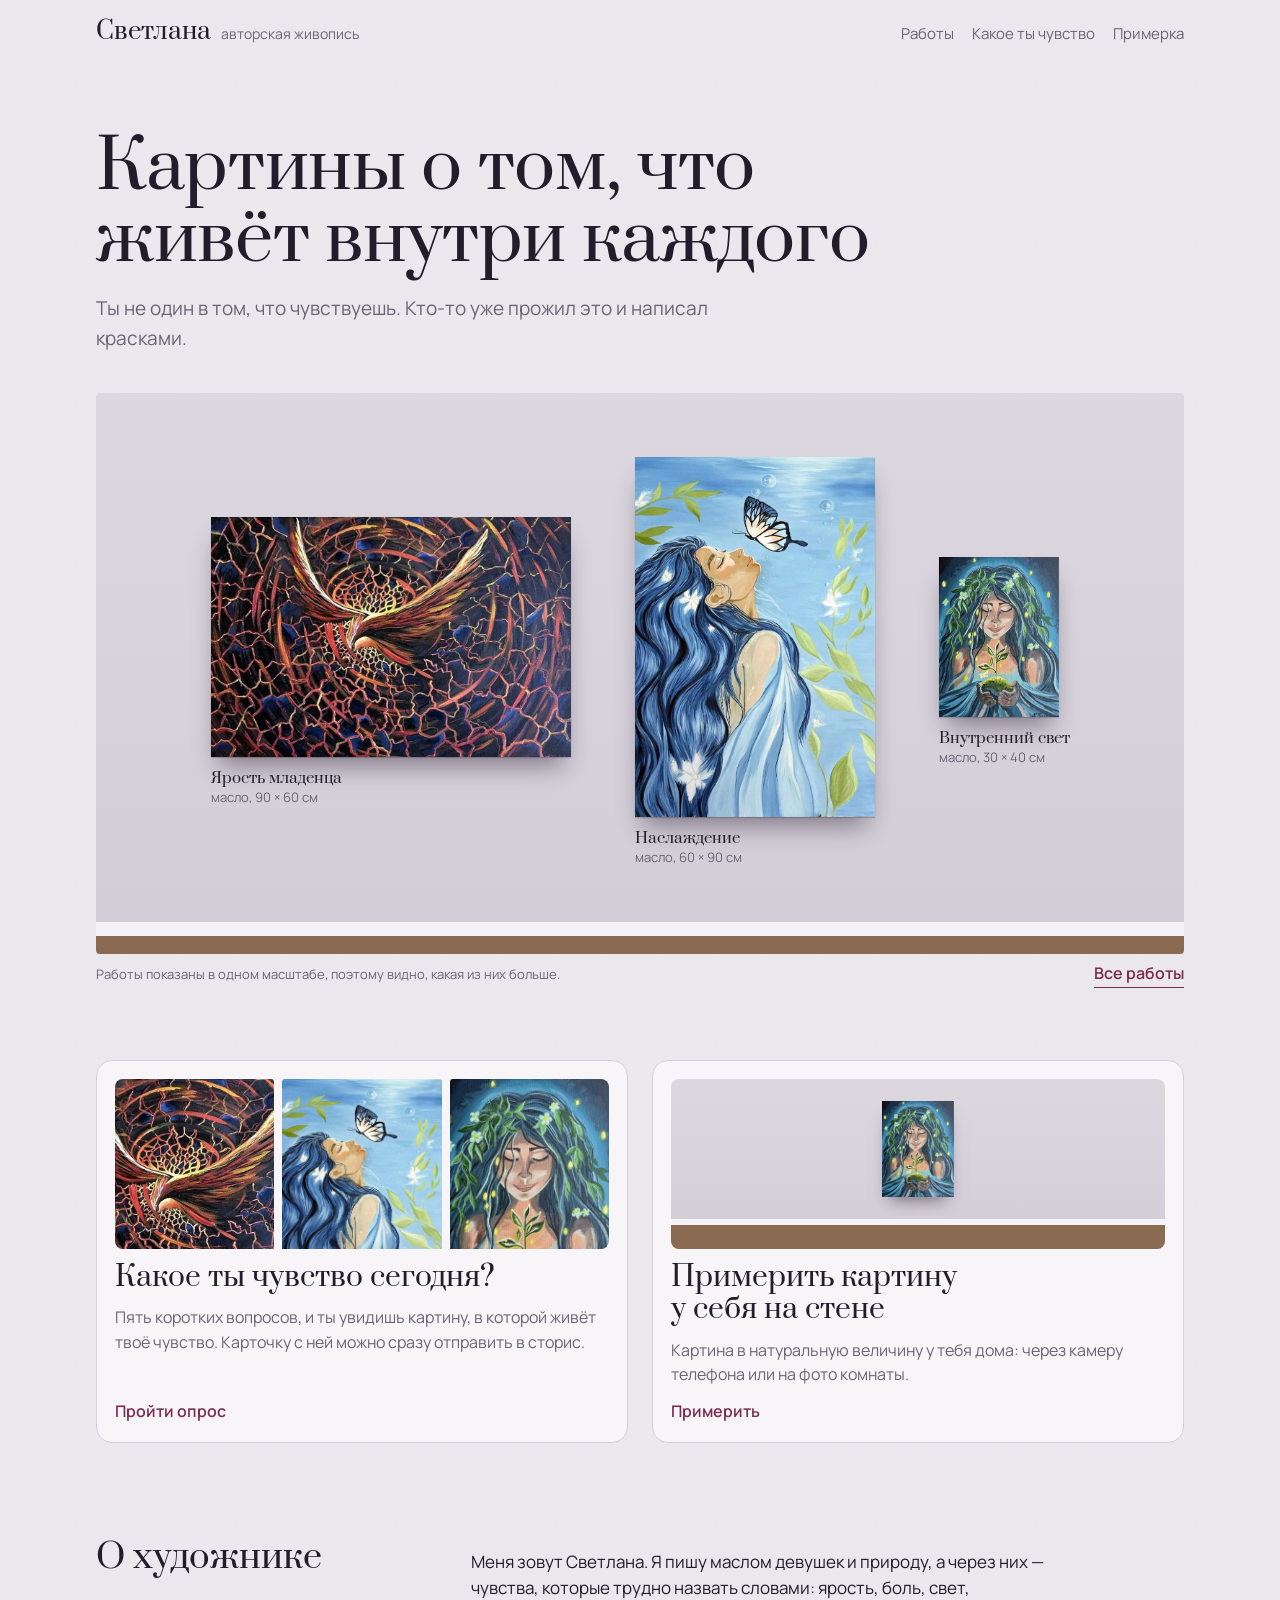
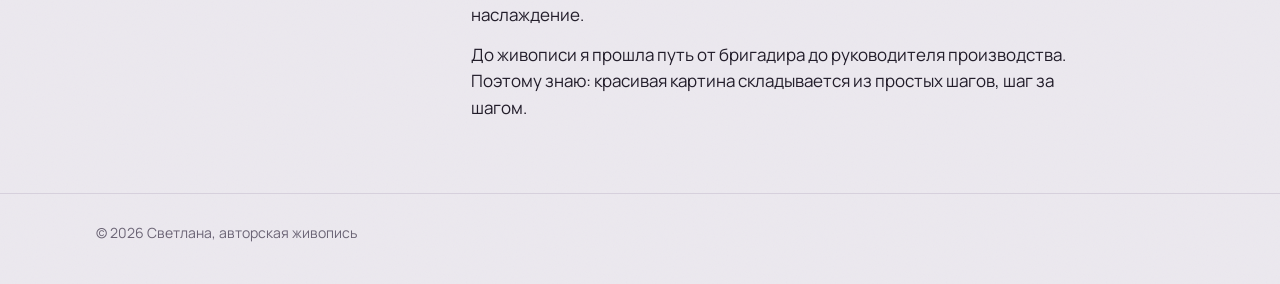
<file: index.html>
<!doctype html>
<html lang="ru">
<head>
<meta charset="utf-8">
<meta name="viewport" content="width=device-width, initial-scale=1, viewport-fit=cover">
<title>Светлана — авторская живопись</title>
<meta name="description" content="Картины маслом о том, что живёт внутри каждого. Опрос «Какое ты чувство сегодня?» и примерка картины у себя на стене.">
<link rel="canonical" href="https://svtrubl.github.io/primerka/">
<meta property="og:type" content="website">
<meta property="og:site_name" content="Светлана — авторская живопись">
<meta property="og:locale" content="ru_RU">
<meta property="og:title" content="Светлана — авторская живопись">
<meta property="og:description" content="Картины маслом о том, что живёт внутри каждого. Опрос «Какое ты чувство сегодня?» и примерка картины у себя на стене.">
<meta property="og:url" content="https://svtrubl.github.io/primerka/">
<meta property="og:image" content="https://svtrubl.github.io/primerka/img/og/home.jpg">
<meta property="og:image:width" content="1200">
<meta property="og:image:height" content="630">
<meta name="twitter:card" content="summary_large_image">
<meta name="theme-color" content="#ECE9EF" media="(prefers-color-scheme: light)">
<meta name="theme-color" content="#16131B" media="(prefers-color-scheme: dark)">
<link rel="icon" href="assets/icon.svg" type="image/svg+xml">
<link rel="preconnect" href="https://fonts.googleapis.com">
<link rel="preconnect" href="https://fonts.gstatic.com" crossorigin>
<link rel="stylesheet" href="https://fonts.googleapis.com/css2?family=Prata&family=Manrope:wght@400;500;600&display=swap">
<link rel="stylesheet" href="assets/style.css">
<link rel="stylesheet" href="assets/home.css">
<script>window.SITE = {"contact": "", "short": "ссылка в профиле художника"};</script>
</head>
<body>
<header class="site-head">
  <div class="wrap">
    <a class="logo" href="./"><b>Светлана</b><span>авторская живопись</span></a>
    <nav class="nav" aria-label="Разделы"><a href="works/">Работы</a><a href="mood/">Какое ты чувство</a><a href="fit/">Примерка</a></nav>
  </div>
</header>
<main>
<section class="wrap hero">
  <h1 class="hero-title">Картины о&nbsp;том, что живёт внутри каждого</h1>
  <p class="lead">Ты не один в том, что чувствуешь. Кто-то уже прожил это и написал красками.</p>
</section>

<section class="wrap" aria-label="Работы">
  <div class="wall"><div class="hang"><a class="piece" href="works/yarost-mladentsa/" style="--w:90;--h:60"><span class="canvas"><img src="img/works/yarost-mladentsa.jpg" alt="Ярость младенца" loading="lazy"></span><span class="tag"><b>Ярость младенца</b>масло, 90 × 60 см</span></a><a class="piece" href="works/naslazhdenie/" style="--w:60;--h:90"><span class="canvas"><img src="img/works/naslazhdenie.jpg" alt="Наслаждение" loading="lazy"></span><span class="tag"><b>Наслаждение</b>масло, 60 × 90 см</span></a><a class="piece" href="works/vnutrenniy-svet/" style="--w:30;--h:40"><span class="canvas"><img src="img/works/vnutrenniy-svet.jpg" alt="Внутренний свет" loading="lazy"></span><span class="tag"><b>Внутренний свет</b>масло, 30 × 40 см</span></a></div></div>
  <div class="under-wall">
    <p class="scale-note">Работы показаны в одном масштабе, поэтому видно, какая из них больше.</p>
    <a class="text-link" href="works/">Все работы</a>
  </div>
</section>

<section class="wrap doors" aria-label="Попробовать">
  <a class="door" href="mood/">
    <span class="door-art thumbs"><img src="img/works/yarost-mladentsa.jpg" alt="" loading="lazy"><img src="img/works/naslazhdenie.jpg" alt="" loading="lazy"><img src="img/works/vnutrenniy-svet.jpg" alt="" loading="lazy"></span>
    <h2>Какое ты чувство сегодня?</h2>
    <p>Пять коротких вопросов, и ты увидишь картину, в которой живёт твоё чувство. Карточку с ней можно сразу отправить в сторис.</p>
    <span class="door-go">Пройти опрос</span>
  </a>
  <a class="door" href="fit/">
    <span class="door-art mini-wall"><img src="img/works/vnutrenniy-svet.jpg" alt="" loading="lazy"></span>
    <h2>Примерить картину у себя на стене</h2>
    <p>Картина в натуральную величину у тебя дома: через камеру телефона или на фото комнаты.</p>
    <span class="door-go">Примерить</span>
  </a>
</section>

<section class="wrap about" aria-labelledby="about-h">
  <h2 id="about-h">О художнике</h2>
  <div class="about-text">
    <p>Меня зовут Светлана. Я пишу маслом девушек и природу, а через них — чувства, которые трудно назвать словами: ярость, боль, свет, наслаждение.</p>
    <p>До живописи я прошла путь от бригадира до руководителя производства. Поэтому знаю: красивая картина складывается из простых шагов, шаг за шагом.</p>
  </div>
</section>
</main>
<script>
/* старые ссылки вида …/primerka/#mood и #fit ведут на новые страницы */
(function(){ var m = {'#mood':'mood/','#fit':'fit/'}[location.hash]; if (m) location.replace(m); })();
</script>
<footer class="site-foot">
  <div class="wrap">
    <span>© 2026 Светлана, авторская живопись</span>
    
  </div>
</footer>
</body>
</html>
</file>
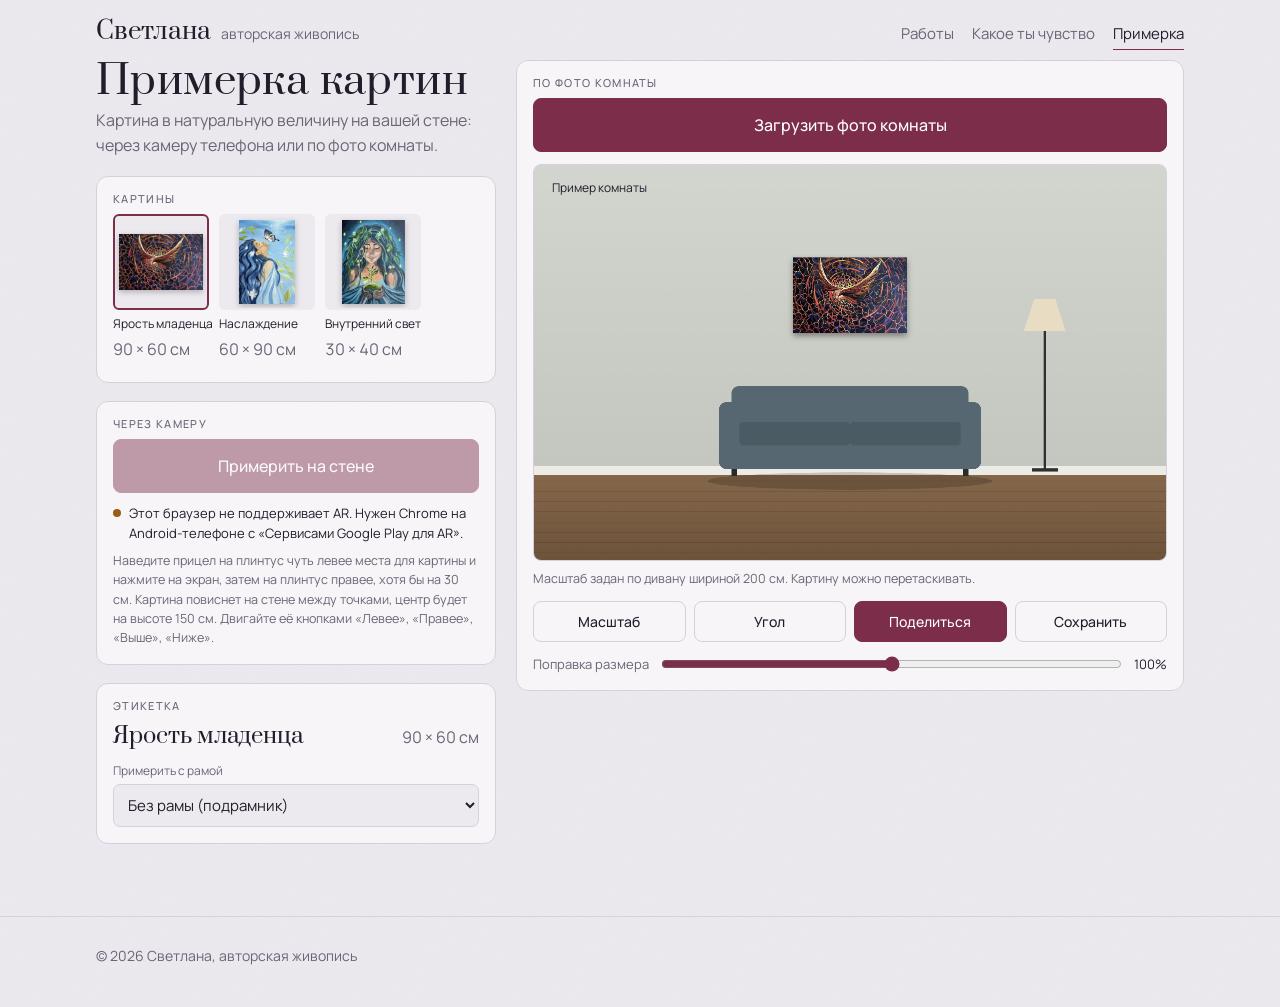
<file: fit/index.html>
<!doctype html>
<html lang="ru">
<head>
<meta charset="utf-8">
<meta name="viewport" content="width=device-width, initial-scale=1, viewport-fit=cover">
<title>Примерить картину у себя на стене</title>
<meta name="description" content="Картина в натуральную величину у тебя дома: через камеру телефона или на фото комнаты.">
<link rel="canonical" href="https://svtrubl.github.io/primerka/fit/">
<meta property="og:type" content="website">
<meta property="og:site_name" content="Светлана — авторская живопись">
<meta property="og:locale" content="ru_RU">
<meta property="og:title" content="Примерить картину у себя на стене">
<meta property="og:description" content="Картина в натуральную величину у тебя дома: через камеру телефона или на фото комнаты.">
<meta property="og:url" content="https://svtrubl.github.io/primerka/fit/">
<meta property="og:image" content="https://svtrubl.github.io/primerka/img/og/fit.jpg">
<meta property="og:image:width" content="1200">
<meta property="og:image:height" content="630">
<meta name="twitter:card" content="summary_large_image">
<meta name="theme-color" content="#ECE9EF" media="(prefers-color-scheme: light)">
<meta name="theme-color" content="#16131B" media="(prefers-color-scheme: dark)">
<link rel="icon" href="../assets/icon.svg" type="image/svg+xml">
<link rel="preconnect" href="https://fonts.googleapis.com">
<link rel="preconnect" href="https://fonts.gstatic.com" crossorigin>
<link rel="stylesheet" href="https://fonts.googleapis.com/css2?family=Prata&family=Manrope:wght@400;500;600&display=swap">
<link rel="stylesheet" href="../assets/style.css">
<link rel="stylesheet" href="../assets/fit.css">
<script>window.SITE = {"contact": "", "short": "ссылка в профиле художника"};</script>
<script src="../assets/fit.js" defer></script>
</head>
<body>
<header class="site-head">
  <div class="wrap">
    <a class="logo" href="../"><b>Светлана</b><span>авторская живопись</span></a>
    <nav class="nav" aria-label="Разделы"><a href="../works/">Работы</a><a href="../mood/">Какое ты чувство</a><a href="../fit/" aria-current="page">Примерка</a></nav>
  </div>
</header>
<main class="wrap fit-page">
<div class="chrome-bar" id="chromeBar" hidden>
  <p>Примерка через камеру работает только в Chrome.</p>
  <div class="row">
    <a class="btn primary" id="chromeLink" href="#">Открыть в Chrome</a>
    <button class="btn" type="button" id="copyLink">Скопировать адрес</button>
  </div>
  <p class="note" id="siteAddr"></p>
</div>
<div class="app">
  <div class="col">
    <div class="fit-intro">
      <h1>Примерка картин</h1>
      <p>Картина в натуральную величину на вашей стене: через камеру телефона или по фото комнаты.</p>
    </div>

    <section class="panel" aria-labelledby="h-works">
      <h2 class="eyebrow" id="h-works">Картины</h2>
      <div class="strip" id="strip"></div>
    </section>

    <section class="panel" aria-labelledby="h-ar">
      <h2 class="eyebrow" id="h-ar">Через камеру</h2>
      <button class="btn primary big" id="arStart" disabled>Примерить на стене</button>
      <p class="status" id="arStatus" data-state="">Проверяю, поддерживает ли телефон примерку через камеру…</p>
      <p class="note">Наведите прицел на плинтус чуть левее места для картины и нажмите на экран, затем на плинтус правее, хотя бы на 30 см. Картина повиснет на стене между точками, центр будет на высоте 150 см. Двигайте её кнопками «Левее», «Правее», «Выше», «Ниже».</p>
    </section>

    <section class="panel label" aria-labelledby="h-label">
      <h2 class="eyebrow" id="h-label" style="margin:0">Этикетка</h2>
      <div class="title-row">
        <p class="lbl-name" id="lblName"></p>
        <span class="outer" id="outerSize"></span>
      </div>
      <label class="f">Примерить с рамой<select id="pFrame"></select></label>
    </section>
  </div>

  <div class="col col-r">
    <section class="panel" aria-labelledby="h-photo">
      <h2 class="eyebrow" id="h-photo">По фото комнаты</h2>
      <label class="btn primary big upload" for="roomFile">Загрузить фото комнаты</label>
      <input type="file" id="roomFile" accept="image/*">
      <div class="stage" id="stage">
        <canvas id="photoCanvas" width="1600" height="1000" aria-label="Фото комнаты с картиной. Перетащите картину пальцем или мышью."></canvas>
        <span class="badge" id="roomBadge">Пример комнаты</span>
        <div class="ruler" id="ruler" hidden>
          <div class="ruler-line" id="rulerLine" aria-hidden="true"></div>
          <button type="button" class="ruler-end" id="rulerTop" aria-label="Верхний конец линейки"></button>
          <button type="button" class="ruler-end" id="rulerBottom" aria-label="Нижний конец линейки"></button>
          <form class="ruler-box" id="rulerForm">
            <input type="number" id="rulerCm" min="1" step="1" inputmode="numeric" placeholder="270" aria-label="Высота в сантиметрах">
            <span>см</span>
            <button type="submit">OK</button>
          </form>
        </div>
      </div>
      <p class="note" id="scaleNote"></p>
      <div class="angle-box" id="angleBox" hidden>
        <div class="seg sides" role="group" aria-label="Какую сторону менять">
          <button type="button" class="seg-b" data-side="l" aria-pressed="true">Слева</button>
          <button type="button" class="seg-b" data-side="r" aria-pressed="false">Справа</button>
          <button type="button" class="seg-b" data-side="t" aria-pressed="false">Сверху</button>
          <button type="button" class="seg-b" data-side="b" aria-pressed="false">Снизу</button>
        </div>
        <div class="angle-row">
          <button type="button" class="btn step" id="angleMinus" aria-label="Уменьшить сторону">−</button>
          <button type="button" class="btn step" id="anglePlus" aria-label="Увеличить сторону">+</button>
          <button type="button" class="btn ghost" id="angleReset">Ровно</button>
          <button type="button" class="btn primary" id="angleDone">Готово</button>
        </div>
      </div>
      <div class="toolbar">
        <button class="btn" id="calibBtn">Масштаб</button>
        <button class="btn" id="warpBtn">Угол</button>
        <button class="btn primary" id="shareBtn">Поделиться</button>
        <button class="btn" id="saveBtn">Сохранить</button>
      </div>
      <div class="slider"><span>Поправка размера</span><input type="range" id="fine" min="50" max="150" value="100"><output id="fineOut">100%</output></div>
    </section>
  </div>
</div>

<div id="xrOverlay" hidden>
  <div id="xrAim" aria-hidden="true"></div>
  <div id="xrFlash" role="status" hidden></div>
  <div class="xr-top">
    <div class="xr-hint" id="xrHint">Ищу пол…</div>
    <button class="xr-btn" id="xrExit">Выйти</button>
  </div>
  <div class="xr-panel" id="xrPanel">
    <div class="xr-info" id="xrInfo"></div>
    <div class="xr-steps">
      <span class="xr-step" id="xrStep1" data-s="current"><i>1</i> Точка на плинтусе</span>
      <span class="xr-step" id="xrStep2" data-s="todo"><i>2</i> Вторая точка</span>
    </div>
    <div class="xr-strip" id="xrStrip"></div>
    <div class="xr-actions">
      <button class="xr-btn" id="xrLeft">← Левее</button>
      <button class="xr-btn" id="xrRight">Правее →</button>
      <button class="xr-btn" id="xrUp">↑ Выше</button>
      <button class="xr-btn" id="xrDown">↓ Ниже</button>
    </div>
    <div class="xr-row2">
      <button class="xr-btn" id="xrReset">Поставить точки заново</button>
      <button class="xr-btn xr-share" id="xrShare" disabled>Поделиться</button>
    </div>
  </div>
</div>

<dialog id="shareDlg" aria-labelledby="shareTitle">
  <form method="dialog" class="share-box">
    <h2 id="shareTitle">Картина у тебя на стене</h2>
    <img id="shareImg" alt="Снимок комнаты с картиной">
    <p class="note" id="shareNote"></p>
    <div class="row">
      <button class="btn primary" type="button" id="shareGo">Поделиться</button>
      <button class="btn" type="button" id="shareSave">Сохранить картинку</button>
      <button class="btn" type="button" id="shareCopy">Скопировать ссылку</button>
    </div>
    <button class="btn ghost share-close" value="close">Закрыть</button>
  </form>
</dialog>

</main>
<footer class="site-foot">
  <div class="wrap">
    <span>© 2026 Светлана, авторская живопись</span>
    
  </div>
</footer>
</body>
</html>
</file>
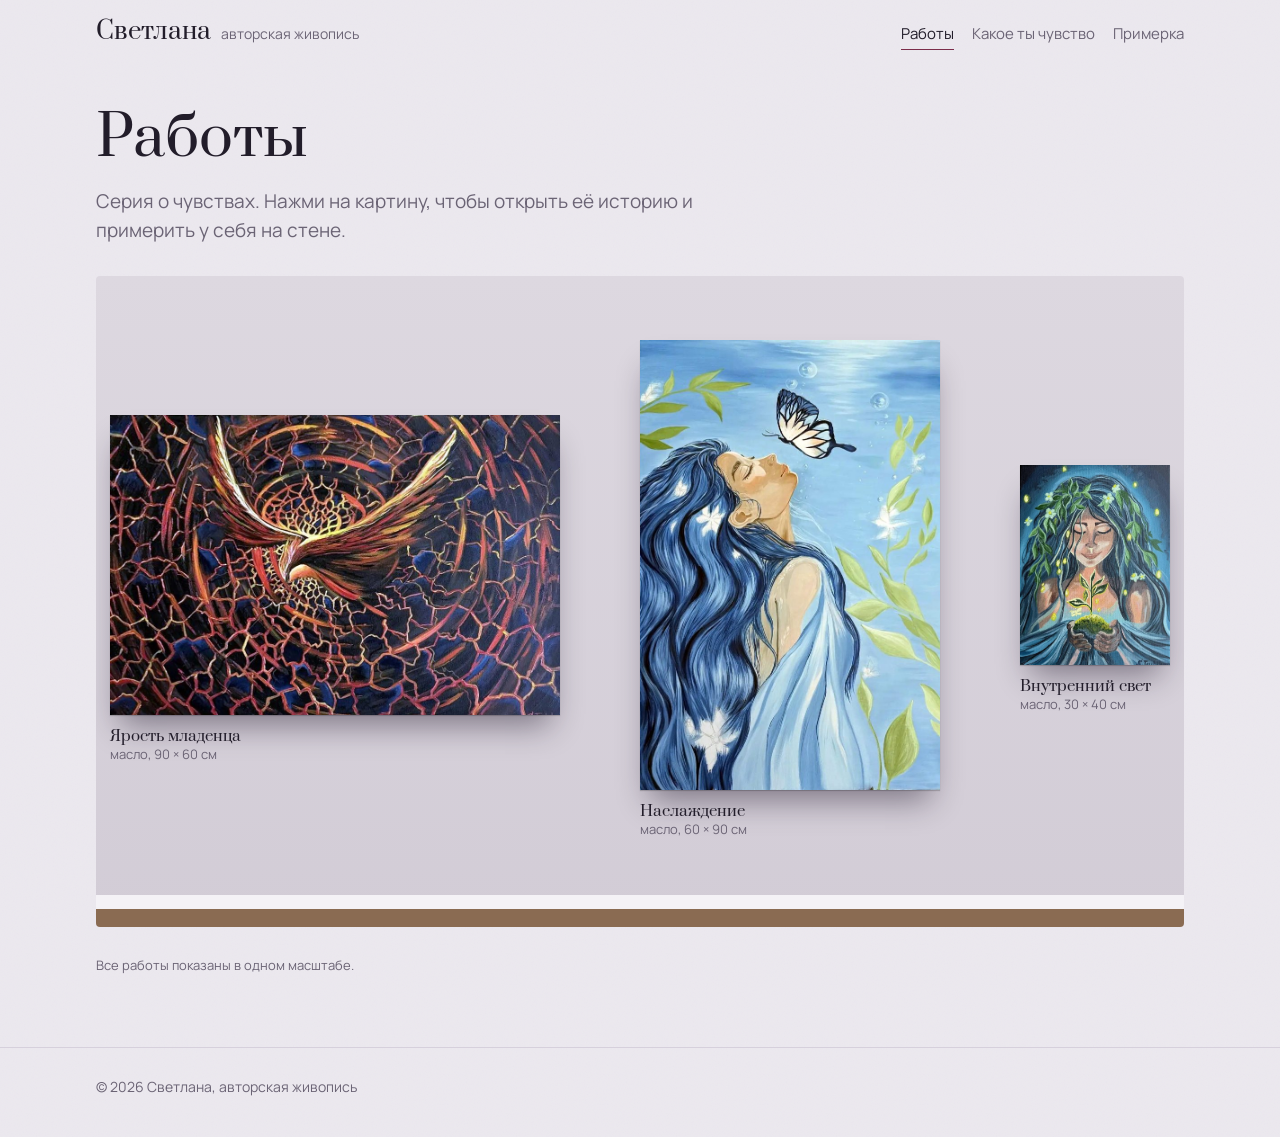
<file: works/index.html>
<!doctype html>
<html lang="ru">
<head>
<meta charset="utf-8">
<meta name="viewport" content="width=device-width, initial-scale=1, viewport-fit=cover">
<title>Работы — Светлана, авторская живопись</title>
<meta name="description" content="Серия картин маслом о чувствах: «Ярость младенца», «Наслаждение», «Внутренний свет».">
<link rel="canonical" href="https://svtrubl.github.io/primerka/works/">
<meta property="og:type" content="website">
<meta property="og:site_name" content="Светлана — авторская живопись">
<meta property="og:locale" content="ru_RU">
<meta property="og:title" content="Работы — Светлана, авторская живопись">
<meta property="og:description" content="Серия картин маслом о чувствах: «Ярость младенца», «Наслаждение», «Внутренний свет».">
<meta property="og:url" content="https://svtrubl.github.io/primerka/works/">
<meta property="og:image" content="https://svtrubl.github.io/primerka/img/og/works.jpg">
<meta property="og:image:width" content="1200">
<meta property="og:image:height" content="630">
<meta name="twitter:card" content="summary_large_image">
<meta name="theme-color" content="#ECE9EF" media="(prefers-color-scheme: light)">
<meta name="theme-color" content="#16131B" media="(prefers-color-scheme: dark)">
<link rel="icon" href="../assets/icon.svg" type="image/svg+xml">
<link rel="preconnect" href="https://fonts.googleapis.com">
<link rel="preconnect" href="https://fonts.gstatic.com" crossorigin>
<link rel="stylesheet" href="https://fonts.googleapis.com/css2?family=Prata&family=Manrope:wght@400;500;600&display=swap">
<link rel="stylesheet" href="../assets/style.css">
<link rel="stylesheet" href="../assets/home.css">
<script>window.SITE = {"contact": "", "short": "ссылка в профиле художника"};</script>
</head>
<body>
<header class="site-head">
  <div class="wrap">
    <a class="logo" href="../"><b>Светлана</b><span>авторская живопись</span></a>
    <nav class="nav" aria-label="Разделы"><a href="../works/" aria-current="page">Работы</a><a href="../mood/">Какое ты чувство</a><a href="../fit/">Примерка</a></nav>
  </div>
</header>
<main class="wrap works-page">
  <h1 class="page-title">Работы</h1>
  <p class="lead">Серия о чувствах. Нажми на картину, чтобы открыть её историю и примерить у себя на стене.</p>
  <div class="wall wall-big"><div class="hang"><a class="piece" href="../works/yarost-mladentsa/" style="--w:90;--h:60"><span class="canvas"><img src="../img/works/yarost-mladentsa.jpg" alt="Ярость младенца" loading="lazy"></span><span class="tag"><b>Ярость младенца</b>масло, 90 × 60 см</span></a><a class="piece" href="../works/naslazhdenie/" style="--w:60;--h:90"><span class="canvas"><img src="../img/works/naslazhdenie.jpg" alt="Наслаждение" loading="lazy"></span><span class="tag"><b>Наслаждение</b>масло, 60 × 90 см</span></a><a class="piece" href="../works/vnutrenniy-svet/" style="--w:30;--h:40"><span class="canvas"><img src="../img/works/vnutrenniy-svet.jpg" alt="Внутренний свет" loading="lazy"></span><span class="tag"><b>Внутренний свет</b>масло, 30 × 40 см</span></a></div></div>
  <p class="scale-note">Все работы показаны в одном масштабе.</p>
</main>
<footer class="site-foot">
  <div class="wrap">
    <span>© 2026 Светлана, авторская живопись</span>
    
  </div>
</footer>
</body>
</html>
</file>
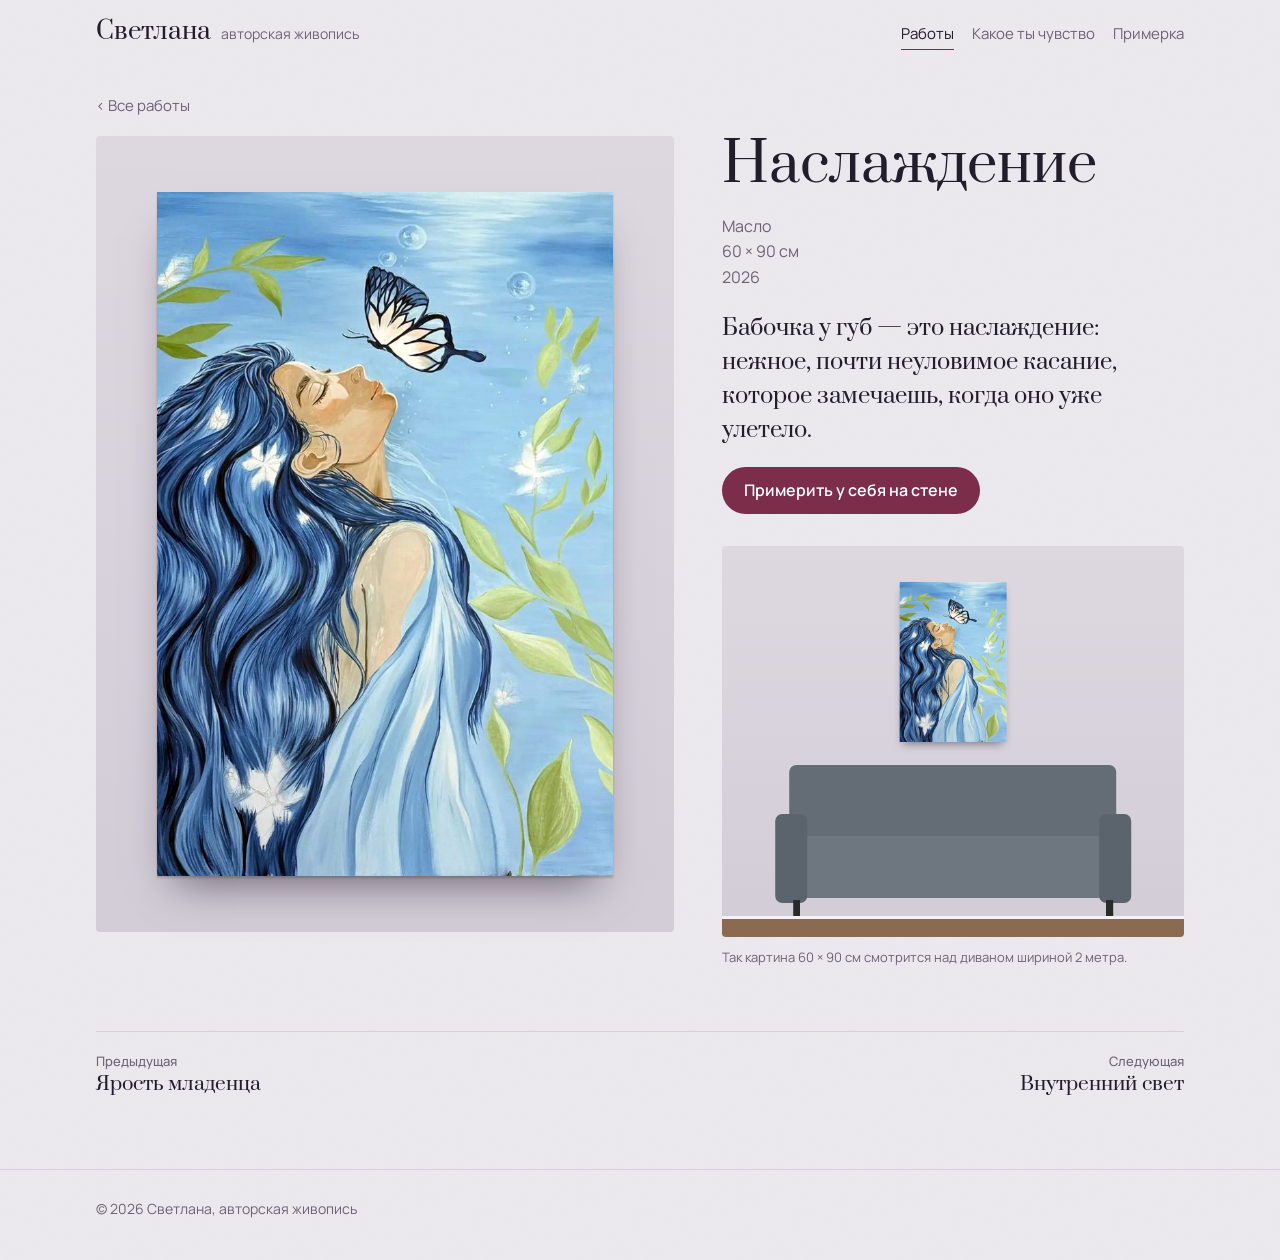
<file: works/naslazhdenie/index.html>
<!doctype html>
<html lang="ru">
<head>
<meta charset="utf-8">
<meta name="viewport" content="width=device-width, initial-scale=1, viewport-fit=cover">
<title>«Наслаждение» — Светлана, авторская живопись</title>
<meta name="description" content="Масло, 60 × 90 см. Бабочка у губ — это наслаждение: нежное, почти неуловимое касание, которое замечаешь, когда оно уже улетело.">
<link rel="canonical" href="https://svtrubl.github.io/primerka/works/naslazhdenie/">
<meta property="og:type" content="website">
<meta property="og:site_name" content="Светлана — авторская живопись">
<meta property="og:locale" content="ru_RU">
<meta property="og:title" content="«Наслаждение» — Светлана, авторская живопись">
<meta property="og:description" content="Масло, 60 × 90 см. Бабочка у губ — это наслаждение: нежное, почти неуловимое касание, которое замечаешь, когда оно уже улетело.">
<meta property="og:url" content="https://svtrubl.github.io/primerka/works/naslazhdenie/">
<meta property="og:image" content="https://svtrubl.github.io/primerka/img/og/naslazhdenie.jpg">
<meta property="og:image:width" content="1200">
<meta property="og:image:height" content="630">
<meta name="twitter:card" content="summary_large_image">
<meta name="theme-color" content="#ECE9EF" media="(prefers-color-scheme: light)">
<meta name="theme-color" content="#16131B" media="(prefers-color-scheme: dark)">
<link rel="icon" href="../../assets/icon.svg" type="image/svg+xml">
<link rel="preconnect" href="https://fonts.googleapis.com">
<link rel="preconnect" href="https://fonts.gstatic.com" crossorigin>
<link rel="stylesheet" href="https://fonts.googleapis.com/css2?family=Prata&family=Manrope:wght@400;500;600&display=swap">
<link rel="stylesheet" href="../../assets/style.css">
<link rel="stylesheet" href="../../assets/home.css">
<script>window.SITE = {"contact": "", "short": "ссылка в профиле художника"};</script>
</head>
<body>
<header class="site-head">
  <div class="wrap">
    <a class="logo" href="../../"><b>Светлана</b><span>авторская живопись</span></a>
    <nav class="nav" aria-label="Разделы"><a href="../../works/" aria-current="page">Работы</a><a href="../../mood/">Какое ты чувство</a><a href="../../fit/">Примерка</a></nav>
  </div>
</header>
<main class="wrap work">
  <a class="crumb" href="../">Все работы</a>
  <div class="work-grid">
    <figure class="work-photo"><img src="../../img/works/naslazhdenie.jpg" alt="Наслаждение, масло, 60 × 90 см"></figure>
    <div class="work-info">
      <h1>Наслаждение</h1>
      <p class="specs">Масло<br>60 × 90 см<br>2026</p>
      <p class="story">Бабочка у губ — это наслаждение: нежное, почти неуловимое касание, которое замечаешь, когда оно уже улетело.</p>
      <div class="actions">
        <a class="button" href="../../fit/?work=naslazhdenie">Примерить у себя на стене</a>
        
      </div>
      <figure class="scene" aria-label="Картина над диваном шириной 2 метра, в одном масштабе">
      <div class="scene-room" style="--w:60;--h:90">
        <span class="scene-art"><img src="../../img/works/naslazhdenie.jpg" alt=""></span>
        <span class="sofa"><i class="sofa-back"></i><i class="sofa-seat"></i><i class="sofa-arm l"></i><i class="sofa-arm r"></i></span>
        <span class="floor"></span>
      </div>
      <figcaption>Так картина 60 × 90 см смотрится над диваном шириной 2 метра.</figcaption>
    </figure>
    </div>
  </div>
  <nav class="pager" aria-label="Другие работы"><a class="pager-prev" href="../yarost-mladentsa/"><span>Предыдущая</span>Ярость младенца</a><a class="pager-next" href="../vnutrenniy-svet/"><span>Следующая</span>Внутренний свет</a></nav>
</main>
<footer class="site-foot">
  <div class="wrap">
    <span>© 2026 Светлана, авторская живопись</span>
    
  </div>
</footer>
</body>
</html>
</file>
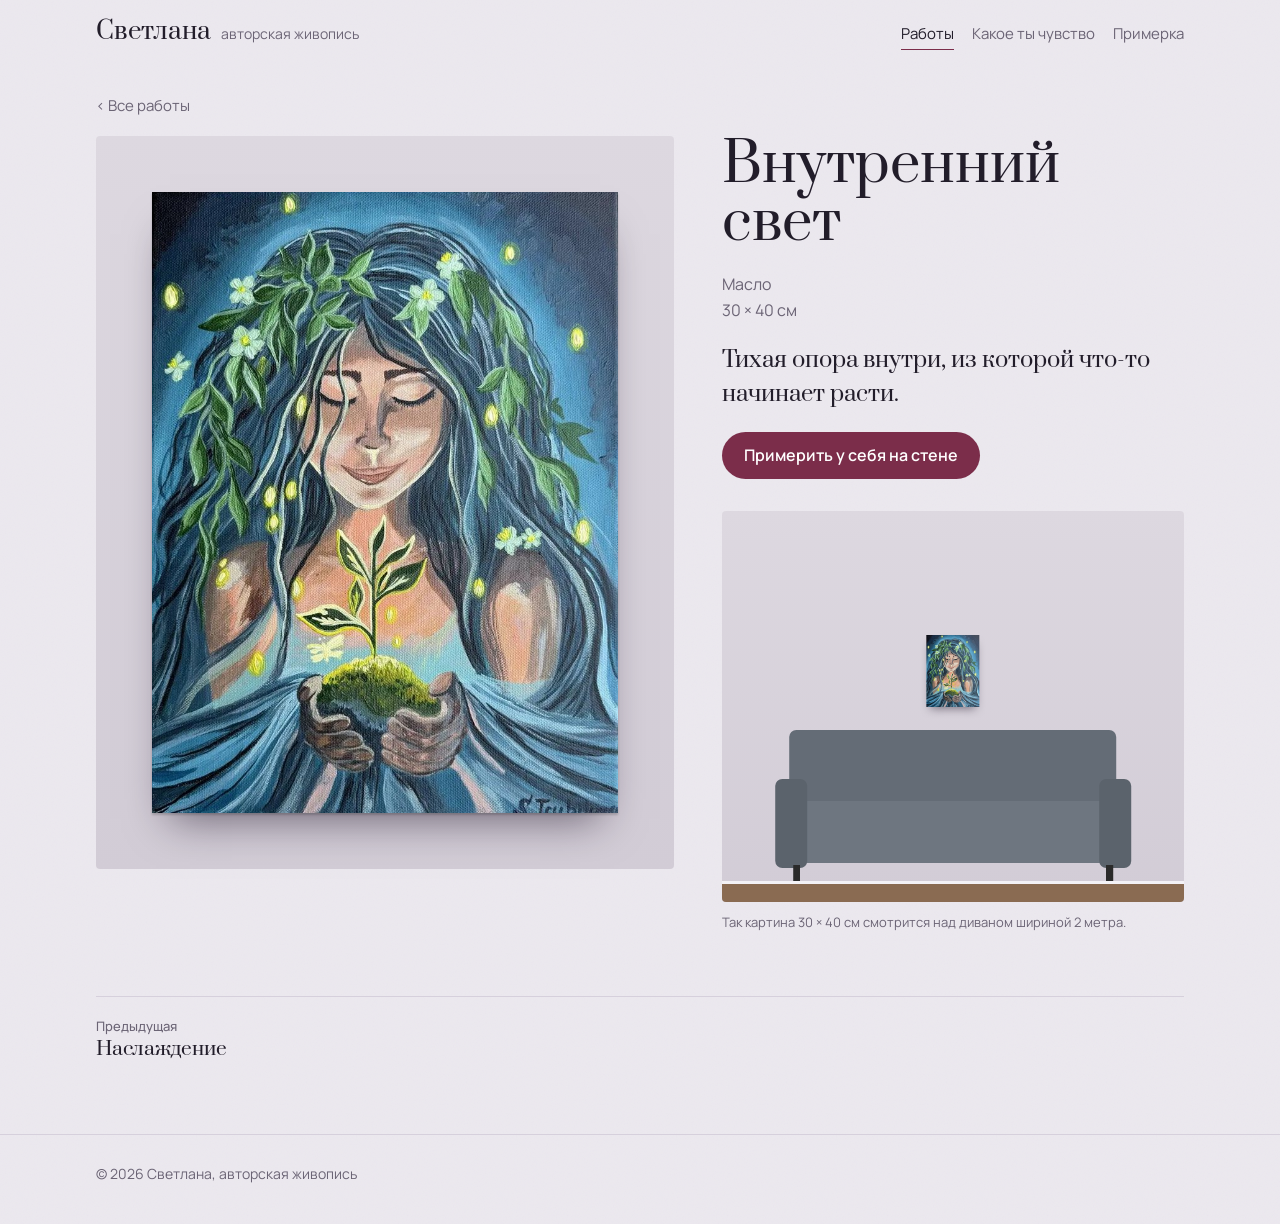
<file: works/vnutrenniy-svet/index.html>
<!doctype html>
<html lang="ru">
<head>
<meta charset="utf-8">
<meta name="viewport" content="width=device-width, initial-scale=1, viewport-fit=cover">
<title>«Внутренний свет» — Светлана, авторская живопись</title>
<meta name="description" content="Масло, 30 × 40 см. Тихая опора внутри, из которой что-то начинает расти.">
<link rel="canonical" href="https://svtrubl.github.io/primerka/works/vnutrenniy-svet/">
<meta property="og:type" content="website">
<meta property="og:site_name" content="Светлана — авторская живопись">
<meta property="og:locale" content="ru_RU">
<meta property="og:title" content="«Внутренний свет» — Светлана, авторская живопись">
<meta property="og:description" content="Масло, 30 × 40 см. Тихая опора внутри, из которой что-то начинает расти.">
<meta property="og:url" content="https://svtrubl.github.io/primerka/works/vnutrenniy-svet/">
<meta property="og:image" content="https://svtrubl.github.io/primerka/img/og/vnutrenniy-svet.jpg">
<meta property="og:image:width" content="1200">
<meta property="og:image:height" content="630">
<meta name="twitter:card" content="summary_large_image">
<meta name="theme-color" content="#ECE9EF" media="(prefers-color-scheme: light)">
<meta name="theme-color" content="#16131B" media="(prefers-color-scheme: dark)">
<link rel="icon" href="../../assets/icon.svg" type="image/svg+xml">
<link rel="preconnect" href="https://fonts.googleapis.com">
<link rel="preconnect" href="https://fonts.gstatic.com" crossorigin>
<link rel="stylesheet" href="https://fonts.googleapis.com/css2?family=Prata&family=Manrope:wght@400;500;600&display=swap">
<link rel="stylesheet" href="../../assets/style.css">
<link rel="stylesheet" href="../../assets/home.css">
<script>window.SITE = {"contact": "", "short": "ссылка в профиле художника"};</script>
</head>
<body>
<header class="site-head">
  <div class="wrap">
    <a class="logo" href="../../"><b>Светлана</b><span>авторская живопись</span></a>
    <nav class="nav" aria-label="Разделы"><a href="../../works/" aria-current="page">Работы</a><a href="../../mood/">Какое ты чувство</a><a href="../../fit/">Примерка</a></nav>
  </div>
</header>
<main class="wrap work">
  <a class="crumb" href="../">Все работы</a>
  <div class="work-grid">
    <figure class="work-photo"><img src="../../img/works/vnutrenniy-svet.jpg" alt="Внутренний свет, масло, 30 × 40 см"></figure>
    <div class="work-info">
      <h1>Внутренний свет</h1>
      <p class="specs">Масло<br>30 × 40 см</p>
      <p class="story">Тихая опора внутри, из которой что-то начинает расти.</p>
      <div class="actions">
        <a class="button" href="../../fit/?work=vnutrenniy-svet">Примерить у себя на стене</a>
        
      </div>
      <figure class="scene" aria-label="Картина над диваном шириной 2 метра, в одном масштабе">
      <div class="scene-room" style="--w:30;--h:40">
        <span class="scene-art"><img src="../../img/works/vnutrenniy-svet.jpg" alt=""></span>
        <span class="sofa"><i class="sofa-back"></i><i class="sofa-seat"></i><i class="sofa-arm l"></i><i class="sofa-arm r"></i></span>
        <span class="floor"></span>
      </div>
      <figcaption>Так картина 30 × 40 см смотрится над диваном шириной 2 метра.</figcaption>
    </figure>
    </div>
  </div>
  <nav class="pager" aria-label="Другие работы"><a class="pager-prev" href="../naslazhdenie/"><span>Предыдущая</span>Наслаждение</a></nav>
</main>
<footer class="site-foot">
  <div class="wrap">
    <span>© 2026 Светлана, авторская живопись</span>
    
  </div>
</footer>
</body>
</html>
</file>
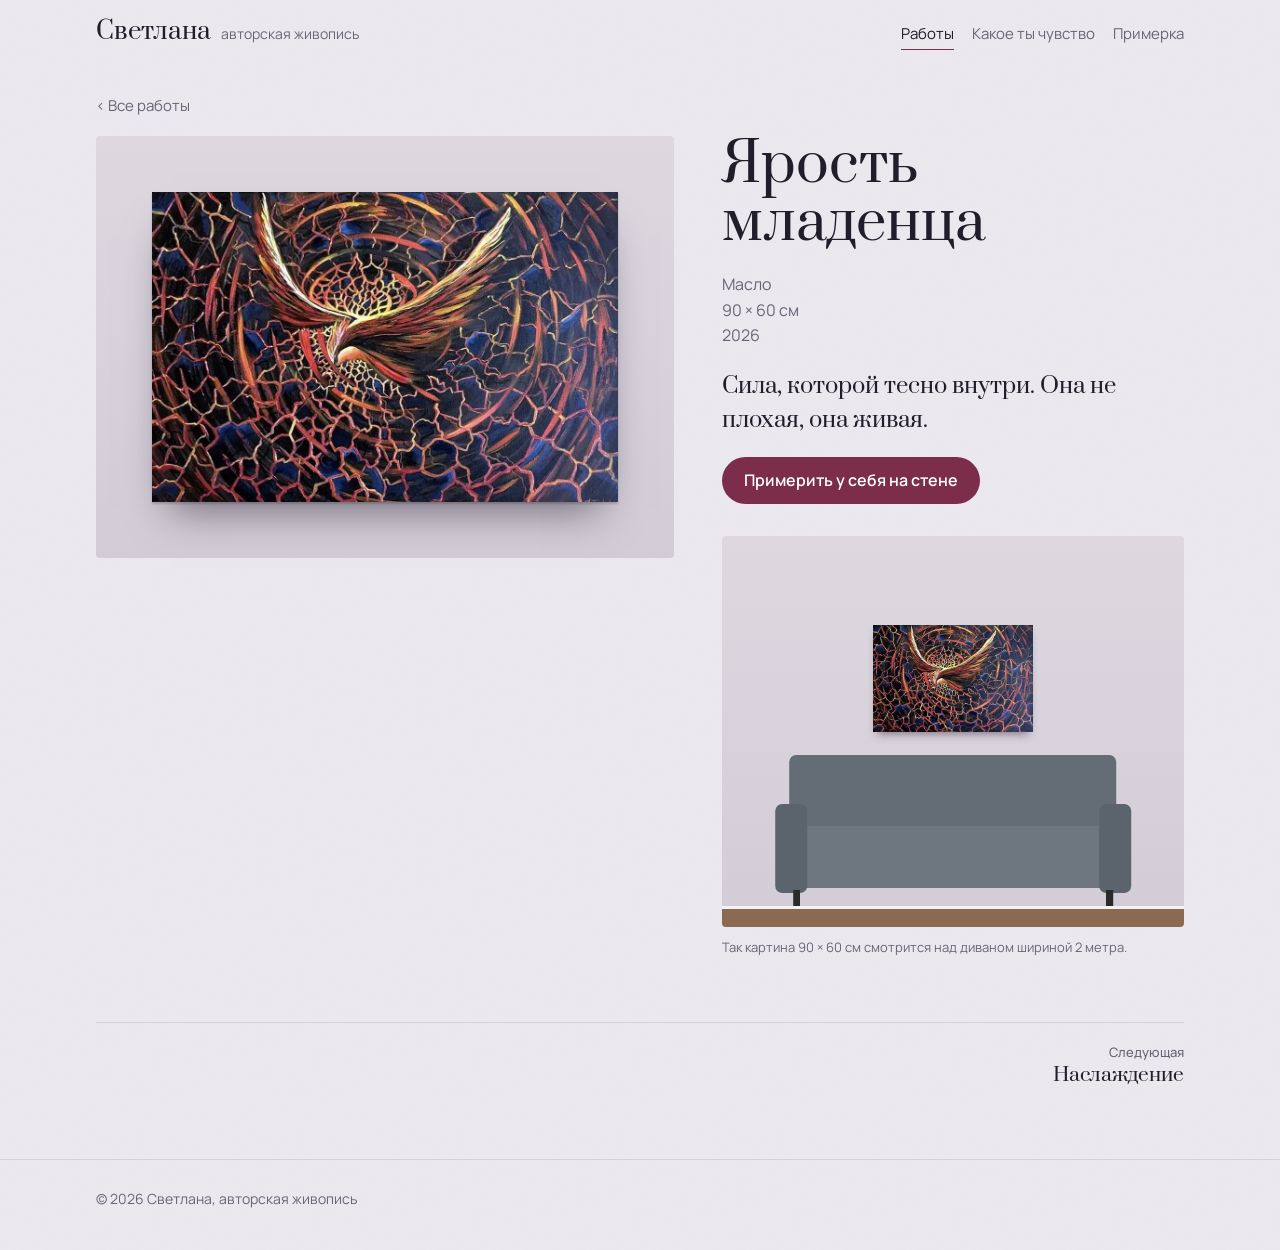
<file: works/yarost-mladentsa/index.html>
<!doctype html>
<html lang="ru">
<head>
<meta charset="utf-8">
<meta name="viewport" content="width=device-width, initial-scale=1, viewport-fit=cover">
<title>«Ярость младенца» — Светлана, авторская живопись</title>
<meta name="description" content="Масло, 90 × 60 см. Сила, которой тесно внутри. Она не плохая, она живая.">
<link rel="canonical" href="https://svtrubl.github.io/primerka/works/yarost-mladentsa/">
<meta property="og:type" content="website">
<meta property="og:site_name" content="Светлана — авторская живопись">
<meta property="og:locale" content="ru_RU">
<meta property="og:title" content="«Ярость младенца» — Светлана, авторская живопись">
<meta property="og:description" content="Масло, 90 × 60 см. Сила, которой тесно внутри. Она не плохая, она живая.">
<meta property="og:url" content="https://svtrubl.github.io/primerka/works/yarost-mladentsa/">
<meta property="og:image" content="https://svtrubl.github.io/primerka/img/og/yarost-mladentsa.jpg">
<meta property="og:image:width" content="1200">
<meta property="og:image:height" content="630">
<meta name="twitter:card" content="summary_large_image">
<meta name="theme-color" content="#ECE9EF" media="(prefers-color-scheme: light)">
<meta name="theme-color" content="#16131B" media="(prefers-color-scheme: dark)">
<link rel="icon" href="../../assets/icon.svg" type="image/svg+xml">
<link rel="preconnect" href="https://fonts.googleapis.com">
<link rel="preconnect" href="https://fonts.gstatic.com" crossorigin>
<link rel="stylesheet" href="https://fonts.googleapis.com/css2?family=Prata&family=Manrope:wght@400;500;600&display=swap">
<link rel="stylesheet" href="../../assets/style.css">
<link rel="stylesheet" href="../../assets/home.css">
<script>window.SITE = {"contact": "", "short": "ссылка в профиле художника"};</script>
</head>
<body>
<header class="site-head">
  <div class="wrap">
    <a class="logo" href="../../"><b>Светлана</b><span>авторская живопись</span></a>
    <nav class="nav" aria-label="Разделы"><a href="../../works/" aria-current="page">Работы</a><a href="../../mood/">Какое ты чувство</a><a href="../../fit/">Примерка</a></nav>
  </div>
</header>
<main class="wrap work">
  <a class="crumb" href="../">Все работы</a>
  <div class="work-grid">
    <figure class="work-photo"><img src="../../img/works/yarost-mladentsa.jpg" alt="Ярость младенца, масло, 90 × 60 см"></figure>
    <div class="work-info">
      <h1>Ярость младенца</h1>
      <p class="specs">Масло<br>90 × 60 см<br>2026</p>
      <p class="story">Сила, которой тесно внутри. Она не плохая, она живая.</p>
      <div class="actions">
        <a class="button" href="../../fit/?work=yarost-mladentsa">Примерить у себя на стене</a>
        
      </div>
      <figure class="scene" aria-label="Картина над диваном шириной 2 метра, в одном масштабе">
      <div class="scene-room" style="--w:90;--h:60">
        <span class="scene-art"><img src="../../img/works/yarost-mladentsa.jpg" alt=""></span>
        <span class="sofa"><i class="sofa-back"></i><i class="sofa-seat"></i><i class="sofa-arm l"></i><i class="sofa-arm r"></i></span>
        <span class="floor"></span>
      </div>
      <figcaption>Так картина 90 × 60 см смотрится над диваном шириной 2 метра.</figcaption>
    </figure>
    </div>
  </div>
  <nav class="pager" aria-label="Другие работы"><a class="pager-next" href="../naslazhdenie/"><span>Следующая</span>Наслаждение</a></nav>
</main>
<footer class="site-foot">
  <div class="wrap">
    <span>© 2026 Светлана, авторская живопись</span>
    
  </div>
</footer>
</body>
</html>
</file>
<file: assets/style.css>
/* Общий стиль сайта «Светлана — авторская живопись».
   Стена галереи: приглушённый серо-сиреневый фон, краплак как единственный акцент,
   Prata для заголовков, Manrope для текста. Картины везде показаны в одном масштабе. */
:root{
  --bg:#ECE9EF; --surface:#F7F5F8; --paper:#F7F5F8; --ink:#221D2A; --muted:#6B6475; --line:#D6D0DC;
  --accent:#7B2D4A; --accent-ink:#FFFFFF; --accent-soft:#F1E3E9;
  --wall-top:#DDD8E0; --wall-bottom:#D2CCD6; --plinth:#F4F2F6; --floor:#8A6B52;
  --ok:#2F7A55; --off:#9A5B17;
  --f-display:"Prata",Georgia,serif;
  --f-body:"Manrope","Segoe UI",system-ui,-apple-system,Roboto,sans-serif;
  --r:12px;
  --gutter:max(16px,env(safe-area-inset-left,0px));
  --max:1120px;
  color-scheme:light;
}
@media (prefers-color-scheme: dark){:root:not([data-theme="light"]){
  --bg:#16131B; --surface:#201C27; --paper:#201C27; --ink:#EDE8F2; --muted:#A79FB2; --line:#3A3442;
  --accent:#D07A98; --accent-ink:#1A0F15; --accent-soft:#3A2230;
  --wall-top:#26212D; --wall-bottom:#1F1B25; --plinth:#35303D; --floor:#4A3A2E;
  --ok:#6FCB93; --off:#E2A35C; color-scheme:dark}}
:root[data-theme="dark"]{
  --bg:#16131B; --surface:#201C27; --paper:#201C27; --ink:#EDE8F2; --muted:#A79FB2; --line:#3A3442;
  --accent:#D07A98; --accent-ink:#1A0F15; --accent-soft:#3A2230;
  --wall-top:#26212D; --wall-bottom:#1F1B25; --plinth:#35303D; --floor:#4A3A2E;
  --ok:#6FCB93; --off:#E2A35C; color-scheme:dark}

*{box-sizing:border-box}
[hidden]{display:none!important}
html{-webkit-text-size-adjust:100%}
body{margin:0;background:var(--bg);color:var(--ink);font:16px/1.55 var(--f-body);
  /* фактура холста: едва заметное зерно */
  background-image:url("data:image/svg+xml,%3Csvg xmlns='http://www.w3.org/2000/svg' width='160' height='160'%3E%3Cfilter id='n'%3E%3CfeTurbulence type='fractalNoise' baseFrequency='.9' numOctaves='2' stitchTiles='stitch'/%3E%3CfeColorMatrix values='0 0 0 0 .5 0 0 0 0 .45 0 0 0 0 .55 0 0 0 .06 0'/%3E%3C/filter%3E%3Crect width='100%25' height='100%25' filter='url(%23n)'/%3E%3C/svg%3E");}
img{max-width:100%}
a{color:inherit}
:focus-visible{outline:2px solid var(--accent);outline-offset:3px}
.wrap{max-width:var(--max);margin:0 auto;padding-inline:var(--gutter)}

/* ---------- шапка ---------- */
.site-head{padding-block:18px 10px}
.site-head .wrap{display:flex;align-items:baseline;justify-content:space-between;gap:12px 24px;flex-wrap:wrap}
.logo{text-decoration:none;display:flex;align-items:baseline;gap:10px;flex-wrap:wrap}
.logo b{font:400 24px/1 var(--f-display)}
.logo span{font-size:14px;color:var(--muted)}
.nav{display:flex;gap:4px 18px;flex-wrap:wrap;font-size:15px}
.nav a{text-decoration:none;color:var(--muted);padding:4px 0;border-bottom:1.5px solid transparent}
.nav a:hover{color:var(--ink)}
.nav a[aria-current="page"]{color:var(--ink);border-bottom-color:var(--accent)}

/* ---------- подвал ---------- */
.site-foot{margin-top:72px;padding-block:28px 40px;border-top:1px solid var(--line);color:var(--muted);font-size:14px}
.site-foot .wrap{display:flex;justify-content:space-between;gap:12px 24px;flex-wrap:wrap}
.site-foot a{color:var(--ink)}
.contacts{display:flex;gap:16px;flex-wrap:wrap}

/* ---------- кнопки ---------- */
.button{display:inline-flex;align-items:center;justify-content:center;gap:8px;text-decoration:none;cursor:pointer;
  font:600 16px/1.2 var(--f-body);padding:14px 22px;border-radius:999px;border:0;background:var(--accent);color:var(--accent-ink)}
.button:hover{filter:brightness(1.08)}
.button.quiet{background:transparent;color:var(--ink);box-shadow:inset 0 0 0 1px var(--line)}
.button.quiet:hover{box-shadow:inset 0 0 0 1px var(--muted);filter:none}
.actions{display:flex;flex-wrap:wrap;gap:10px}

/* ---------- типографика ---------- */
h1,h2,h3{font-family:var(--f-display);font-weight:400;text-wrap:balance;margin:0}
.lead{font-size:clamp(17px,2.2vw,19px);color:var(--muted);max-width:52ch;margin:0}

/* ---------- стена: картины в одном масштабе ----------
   --k — пикселей на сантиметр. Ширина картины = w × --k, поэтому
   90 × 60 всегда втрое шире 30 × 40, на любом экране. */
.wall{--k:min(4px,calc((100vw - 64px) / 210));position:relative;
  background:linear-gradient(var(--wall-top),var(--wall-bottom));border-radius:4px;
  padding:clamp(28px,6vw,64px) clamp(16px,4vw,48px) 0;overflow:hidden}
.wall::after{content:"";display:block;height:14px;margin-inline:calc(-1 * clamp(16px,4vw,48px));
  background:var(--plinth);border-bottom:clamp(10px,2vw,18px) solid var(--floor)}
/* как в галерее: центры картин на одной высоте */
.hang{display:flex;align-items:center;justify-content:center;gap:calc(var(--k) * 16);flex-wrap:nowrap;
  padding-bottom:clamp(28px,5vw,56px)}
.piece{display:flex;flex-direction:column;gap:12px;text-decoration:none;color:inherit;flex:0 0 auto}
.piece .canvas{display:block;width:calc(var(--w) * var(--k));aspect-ratio:var(--w) / var(--h);
  box-shadow:0 1px 1px rgba(0,0,0,.18),0 calc(var(--k)*4) calc(var(--k)*6) calc(var(--k)*-2) rgba(20,10,30,.45);
  background:var(--line);overflow:hidden}
.piece .canvas img{display:block;width:100%;height:100%;object-fit:cover}
.piece:hover .canvas{outline:2px solid var(--accent);outline-offset:4px}
.tag{font-size:13px;line-height:1.35;color:var(--muted);max-width:calc(var(--w) * var(--k) + 40px)}
.tag b{display:block;font:400 15px/1.3 var(--f-display);color:var(--ink)}
.scale-note{font-size:13px;color:var(--muted);margin:10px 0 0}

@media (prefers-reduced-motion:reduce){*{transition:none!important;animation:none!important}}

/* на узком экране подписи под картинами на общей стене не помещаются: картины кликабельны и ведут на свои страницы */
@media (max-width:620px){
  .wall:not(.wall-big) .tag{display:none}
  .wall:not(.wall-big){--k:calc((100vw - 64px) / 200)}
}
</file>
<file: assets/home.css>
/* Главная, «Работы», страница работы, 404 */

/* ---------- главная ---------- */
.hero{padding-block:clamp(28px,7vw,72px) clamp(24px,4vw,40px);display:grid;gap:18px}
.hero-title{font-size:clamp(36px,6.4vw,68px);line-height:1.06;letter-spacing:-.005em;max-width:17ch}
.under-wall{display:flex;justify-content:space-between;align-items:baseline;gap:8px 24px;flex-wrap:wrap}
.text-link{font-weight:600;color:var(--accent);text-decoration:none;border-bottom:1.5px solid currentColor;padding-bottom:1px}
.text-link:hover{filter:brightness(1.15)}

.doors{display:grid;gap:16px;margin-top:clamp(40px,7vw,72px)}
@media (min-width:760px){.doors{grid-template-columns:1fr 1fr;gap:24px}}
.door{display:grid;grid-template-rows:auto auto 1fr auto;gap:12px;text-decoration:none;color:var(--ink);
  background:var(--paper);border:1px solid var(--line);border-radius:16px;padding:18px}
.door:hover{border-color:var(--accent)}
.door h2{font-size:clamp(23px,3vw,28px);line-height:1.15}
.door p{margin:0;color:var(--muted)}
.door-go{font-weight:600;color:var(--accent)}
.door-art{display:block;height:170px;border-radius:8px;overflow:hidden}
.thumbs{display:grid;grid-template-columns:repeat(3,1fr);gap:8px;align-items:stretch}
.thumbs img{width:100%;height:100%;object-fit:cover;border-radius:3px;display:block}
.mini-wall{position:relative;background:linear-gradient(var(--wall-top),var(--wall-bottom))}
.mini-wall::after{content:"";position:absolute;left:0;right:0;bottom:0;height:24px;background:var(--floor);border-top:6px solid var(--plinth)}
.mini-wall img{position:absolute;left:50%;top:22px;height:96px;transform:translateX(-50%);
  box-shadow:0 10px 16px -8px rgba(20,10,30,.55)}

.about{margin-top:clamp(48px,8vw,88px);display:grid;gap:18px}
@media (min-width:860px){.about{grid-template-columns:minmax(0,1fr) minmax(0,2fr);align-items:baseline}}
.about h2{font-size:clamp(26px,3.4vw,34px)}
.about-text{display:grid;gap:14px;max-width:60ch;font-size:17px}
.about-text p{margin:0}

/* ---------- «Работы» ---------- */
.page-title{font-size:clamp(34px,5.4vw,56px);line-height:1.08}
.works-page{display:grid;gap:18px;padding-top:clamp(20px,5vw,48px)}
.works-page .wall{margin-top:12px}
.wall-big{--k:min(5px,calc((100vw - 64px) / 210))}
@media (max-width:620px){
  /* на телефоне картины висят столбиком, масштаб общий и крупнее */
  .wall-big{--k:calc((100vw - 64px) / 95)}
  .wall-big .hang{flex-direction:column;align-items:center;gap:40px}
}

/* ---------- страница работы ---------- */
.work{padding-top:clamp(12px,3vw,28px)}
.crumb{display:inline-block;color:var(--muted);text-decoration:none;font-size:15px;padding:6px 0;margin-bottom:12px}
.crumb::before{content:"‹ "}
.crumb:hover{color:var(--accent)}
.work-grid{display:grid;gap:clamp(20px,4vw,48px)}
@media (min-width:900px){.work-grid{grid-template-columns:minmax(0,1.25fr) minmax(0,1fr);align-items:start}
  .work-photo{position:sticky;top:16px}}
.work-photo{margin:0;background:linear-gradient(var(--wall-top),var(--wall-bottom));border-radius:4px;
  padding:clamp(20px,5vw,56px);display:grid;place-items:center}
.work-photo img{display:block;max-height:76vh;width:auto;max-width:100%;
  box-shadow:0 2px 2px rgba(0,0,0,.18),0 24px 40px -18px rgba(20,10,30,.55)}
.work-info{display:grid;gap:20px;align-content:start}
.work-info h1{font-size:clamp(34px,5vw,54px);line-height:1.08}
.specs{margin:0;color:var(--muted);font-size:16px;line-height:1.6}
.story{margin:0;font:400 clamp(19px,2.2vw,22px)/1.55 var(--f-display);max-width:34ch}

/* сцена: стена 260 см шириной, диван 200 см, низ картины на 110 см от пола */
.scene{margin:12px 0 0;display:grid;gap:10px}
.scene figcaption{font-size:13px;color:var(--muted)}
.scene-room{container-type:inline-size;position:relative;aspect-ratio:260 / 220;border-radius:4px;overflow:hidden;
  background:linear-gradient(var(--wall-top),var(--wall-bottom));--k:calc(100cqw / 260)}
.scene-art{position:absolute;left:50%;transform:translateX(-50%);
  width:calc(var(--w) * var(--k));height:calc(var(--h) * var(--k));bottom:calc(110 * var(--k));
  box-shadow:0 calc(var(--k)*3) calc(var(--k)*5) calc(var(--k)*-2) rgba(20,10,30,.5)}
.scene-art img{width:100%;height:100%;object-fit:cover;display:block}
.floor{position:absolute;left:0;right:0;bottom:0;height:calc(12 * var(--k));background:var(--floor);border-top:calc(2*var(--k)) solid var(--plinth)}
.sofa{position:absolute;left:50%;transform:translateX(-50%);bottom:calc(12 * var(--k));width:calc(200 * var(--k));height:calc(85 * var(--k))}
.sofa i{position:absolute;background:#6E7680;border-radius:calc(4 * var(--k))}
.sofa-back{left:calc(8*var(--k));right:calc(8*var(--k));top:0;height:calc(50*var(--k));background:#646C76!important}
.sofa-seat{left:calc(4*var(--k));right:calc(4*var(--k));top:calc(40*var(--k));height:calc(35*var(--k))}
.sofa-arm{top:calc(28*var(--k));width:calc(18*var(--k));height:calc(50*var(--k));background:#5B636C!important}
.sofa-arm.l{left:0}.sofa-arm.r{right:0}
.sofa::after{content:"";position:absolute;left:calc(10*var(--k));right:calc(10*var(--k));bottom:calc(-1*var(--k));height:calc(10*var(--k));
  background:linear-gradient(90deg,#2a2a2a calc(4*var(--k)),transparent 0 calc(100% - 4*var(--k)),#2a2a2a 0)}
@supports not (width:1cqw){.scene{display:none}}

.pager{display:flex;justify-content:space-between;gap:16px;margin-top:clamp(40px,6vw,64px);padding-top:20px;border-top:1px solid var(--line)}
.pager a{display:grid;gap:2px;text-decoration:none;font:400 19px/1.3 var(--f-display)}
.pager a span{font:500 13px var(--f-body);color:var(--muted)}
.pager a:hover{color:var(--accent)}
.pager-next{margin-left:auto;text-align:right}

/* ---------- 404 ---------- */
.notfound{display:grid;gap:18px;padding-block:clamp(40px,10vw,96px)}
</file>
<file: assets/fit.css>
/* Примерка картин: стили страницы /fit/ (перенесены из прежнего index.html без изменений логики) */
*{box-sizing:border-box}
[hidden]{display:none!important}
.chrome-bar{margin:0 0 16px;background:var(--accent-soft);border:1px solid var(--accent);border-radius:var(--r);padding:14px 16px;display:grid;gap:10px}
.chrome-bar p{margin:0;font-weight:500}
.chrome-bar .note{font-weight:400;overflow-wrap:anywhere}
a.btn{text-decoration:none}
.app{display:grid;gap:20px;grid-template-columns:minmax(0,1fr)}
@media (min-width:900px){.app{grid-template-columns:minmax(0,400px) minmax(0,1fr);align-items:start}
  .col-r{position:sticky;top:16px}}
.col{display:flex;flex-direction:column;gap:18px;min-width:0}

.fit-intro h1{font:400 clamp(28px,5vw,40px)/1.05 var(--f-display);margin:0 0 6px;letter-spacing:.01em;text-wrap:balance}
.fit-intro p{margin:0;color:var(--muted);max-width:58ch}

.eyebrow{font:500 11px/1 var(--f-body);letter-spacing:.12em;text-transform:uppercase;color:var(--muted);margin:0 0 10px}
.panel{background:var(--surface);border:1px solid var(--line);border-radius:var(--r);padding:16px}

/* works strip */
.strip{display:flex;gap:10px;overflow-x:auto;padding-bottom:4px;scrollbar-width:thin}
.work{flex:0 0 auto;width:96px;display:flex;flex-direction:column;gap:6px;background:none;border:0;padding:0;color:inherit;font:inherit;text-align:left;cursor:pointer}
.work .pic{height:96px;width:96px;border-radius:6px;background:var(--bg);display:grid;place-items:center;border:2px solid transparent;overflow:hidden}
.work img{max-height:84px;max-width:84px;box-shadow:0 2px 6px rgba(0,0,0,.25)}
.work[aria-pressed="true"] .pic{border-color:var(--accent)}
.work .cap{font-size:12px;line-height:1.25;overflow:hidden;text-overflow:ellipsis;white-space:nowrap}
.work .dim{font:12px var(--f-mono);color:var(--muted);font-variant-numeric:tabular-nums}
.work.add .pic{border:1.5px dashed var(--line);font:300 34px/1 var(--f-body);color:var(--muted)}

/* museum label editor */
.label{display:grid;gap:12px}
.label .title-row{display:flex;justify-content:space-between;gap:12px;align-items:baseline;flex-wrap:wrap}
.lbl-name{font:400 22px/1.2 var(--f-display);margin:0;text-wrap:balance}
.label .outer{font:13px var(--f-mono);color:var(--muted);font-variant-numeric:tabular-nums}
.fields{display:grid;grid-template-columns:1fr 1fr;gap:10px}
.fields .wide{grid-column:1/-1}
label.f{display:flex;flex-direction:column;gap:4px;font-size:12px;color:var(--muted)}
input[type=text],input[type=number],select{font:15px var(--f-body);color:var(--ink);background:var(--bg);border:1px solid var(--line);border-radius:7px;padding:9px 10px;width:100%;min-width:0}
input[type=number]{font-family:var(--f-mono);font-variant-numeric:tabular-nums}
.chk{display:flex;gap:8px;align-items:center;font-size:13px;color:var(--muted)}
.row{display:flex;gap:8px;flex-wrap:wrap;align-items:center}

button.btn,label.btn,a.btn{font:500 14px var(--f-body);border-radius:8px;padding:10px 14px;border:1px solid var(--line);background:var(--surface);color:var(--ink);cursor:pointer;display:inline-flex;align-items:center;gap:8px}
button.btn:hover,label.btn:hover{border-color:var(--muted)}
.btn.primary{background:var(--accent);color:var(--accent-ink);border-color:var(--accent)}
.btn.primary:disabled{opacity:.45;cursor:not-allowed}
.btn.ghost{background:none}
.btn.danger{color:var(--off)}
.btn.big{width:100%;justify-content:center;padding:15px 16px;font-size:16px}
:focus-visible{outline:2px solid var(--accent);outline-offset:2px}
input[type=file]{position:absolute;width:1px;height:1px;opacity:0;pointer-events:none}

.status{font-size:13px;margin:10px 0 0;display:flex;gap:8px;align-items:flex-start}
.status::before{content:"";flex:0 0 8px;height:8px;border-radius:50%;margin-top:6px;background:var(--muted)}
.status[data-state="ok"]::before{background:var(--ok)}
.status[data-state="off"]::before{background:var(--off)}
.note{font-size:12.5px;color:var(--muted);margin:8px 0 0}

/* photo mode */
.stage{position:relative;border-radius:8px;overflow:hidden;background:var(--bg);border:1px solid var(--line)}
#photoCanvas{display:block;width:100%;height:auto;touch-action:none;cursor:grab}
#photoCanvas.calib{cursor:crosshair}
.stage .badge{position:absolute;left:10px;top:10px;font:12px var(--f-body);background:var(--ov-bg);color:var(--ov-fg);padding:4px 8px;border-radius:999px}
.tools{display:grid;gap:10px;margin-top:12px}
.slider{display:flex;gap:10px;align-items:center;font-size:13px;color:var(--muted)}
.slider input{flex:1;min-width:0;accent-color:var(--accent)}
.slider output{font:13px var(--f-mono);min-width:4ch;text-align:right;color:var(--ink)}

.toast{position:fixed;left:50%;bottom:calc(20px + env(safe-area-inset-bottom,0px));transform:translateX(-50%);background:var(--ink);color:var(--bg);padding:10px 14px;border-radius:8px;font-size:14px;z-index:50;max-width:calc(100% - 32px)}

/* AR overlay (sits over the live camera, one look in both themes) */
#xrOverlay{position:fixed;inset:0;z-index:100;pointer-events:none;display:flex;flex-direction:column;justify-content:space-between;
  padding:calc(12px + env(safe-area-inset-top,0px)) max(12px,env(safe-area-inset-right,0px)) calc(12px + env(safe-area-inset-bottom,0px)) max(12px,env(safe-area-inset-left,0px));color:var(--ov-fg);font-family:var(--f-body)}
#xrOverlay > *{pointer-events:auto}
.xr-top{position:relative;z-index:1;display:flex;justify-content:space-between;gap:10px;align-items:flex-start}
.xr-hint{background:var(--ov-bg);padding:9px 13px;border-radius:999px;font-size:14px;max-width:75%}
.xr-btn{background:var(--ov-bg);color:var(--ov-fg);border:1px solid var(--ov-line);border-radius:999px;padding:9px 14px;font:500 14px var(--f-body)}
.xr-panel{background:var(--ov-bg);border-radius:14px;padding:12px;display:grid;gap:10px}
.xr-info{font-size:13px;line-height:1.35}
.xr-info b{font-weight:600}
.xr-info .mono{font-family:var(--f-mono)}
.xr-debug{font:11px/1.35 var(--f-mono);color:#ffd84d;white-space:pre-wrap;word-break:break-word}
.xr-strip{display:flex;gap:8px;overflow-x:auto}
.xr-strip button{flex:0 0 auto;width:48px;height:48px;border-radius:8px;border:2px solid transparent;background:rgba(255,255,255,.1);padding:3px;display:grid;place-items:center}
.xr-strip button[aria-pressed="true"]{border-color:var(--ov-fg)}
.xr-strip img{max-width:38px;max-height:38px}

#xrOverlay > #xrAim{pointer-events:none;position:fixed;left:50%;top:60%;width:44px;height:44px;margin:-22px 0 0 -22px;border-radius:50%;
  border:3px solid rgba(200,200,200,.85);box-shadow:0 0 0 1px rgba(0,0,0,.35),inset 0 0 0 1px rgba(0,0,0,.35)}
#xrAim::after{content:"";position:absolute;left:50%;top:50%;width:6px;height:6px;margin:-3px 0 0 -3px;border-radius:50%;background:currentColor}
#xrAim{color:rgba(200,200,200,.85)}
#xrOverlay > #xrAim[data-state="floor"]{border-color:#ffc94d;color:#ffc94d}
#xrOverlay > #xrAim[data-state="wall"]{border-color:#fff;color:#fff}
.xr-steps{display:flex;gap:8px}
.xr-step{flex:1;display:flex;align-items:center;gap:8px;padding:7px 10px;border-radius:999px;border:1px solid var(--ov-line);font-size:13px;opacity:.6}
.xr-step i{font-style:normal;width:22px;height:22px;border-radius:50%;display:grid;place-items:center;border:1.5px solid currentColor;font-size:12px;flex:0 0 auto}
.xr-step[data-s="current"]{opacity:1;border-color:#ffc94d;color:#ffc94d}
.xr-step[data-s="done"]{opacity:1;background:#2f8f5b;border-color:#2f8f5b;color:#fff}
.xr-actions{display:grid;grid-template-columns:repeat(4,1fr);gap:6px}
.xr-actions .xr-btn{padding:9px 4px}
.xr-btn:disabled{opacity:.35}
#xrOverlay > #xrFlash{pointer-events:none;position:fixed;left:50%;top:60%;transform:translate(-50%,-150%);background:#2f8f5b;color:#fff;font:600 15px var(--f-body);padding:10px 16px;border-radius:12px;white-space:nowrap;max-width:calc(100% - 32px);overflow:hidden;text-overflow:ellipsis;box-shadow:0 4px 16px rgba(0,0,0,.35)}
#xrFlash[data-kind="warn"]{background:#b36b12}
#xrFlash.show{animation:pop .25s ease-out}
@keyframes pop{from{transform:translate(-50%,-110%) scale(.85);opacity:0}to{transform:translate(-50%,-150%) scale(1);opacity:1}}
#xrOverlay > #xrAim[data-state="off"]{display:none}

/* «Поделиться»: окно с готовой картинкой и кнопка в режиме камеры */
.xr-row2{display:grid;grid-template-columns:1fr 1fr;gap:6px}
.xr-share:not(:disabled){background:#7B2D4A;border-color:#7B2D4A}
#shareDlg{border:0;border-radius:16px;padding:0;background:var(--surface);color:var(--ink);
  width:min(560px,calc(100% - 24px));max-height:calc(100% - 24px)}
#shareDlg::backdrop{background:rgba(20,16,24,.6)}
.share-box{display:grid;gap:12px;padding:16px}
.share-box h2{font:400 22px/1.2 var(--f-display);margin:0}
.share-box img{width:100%;max-height:60vh;object-fit:contain;border-radius:8px;background:var(--bg)}
.share-box .note{margin:0}
.share-close{justify-self:start}

/* фото комнаты: загрузка сверху, линейка на снимке, угол кнопками */
.upload{margin-bottom:12px}
.toolbar{display:grid;grid-template-columns:1fr 1fr;gap:8px;margin-top:12px}
.toolbar .btn{justify-content:center;padding:10px 8px}
@media (min-width:520px){.toolbar{grid-template-columns:repeat(4,1fr)}}
.slider{margin-top:12px}

.ruler{position:absolute;inset:0;pointer-events:none}
.ruler > *{pointer-events:auto}
.ruler-line{touch-action:none}
.ruler-line{position:absolute;width:14px;margin-left:-7px;cursor:ew-resize;
  background:repeating-linear-gradient(to bottom,#ffd400 0 2px,transparent 2px 12px) right/6px 100% no-repeat,
             linear-gradient(#ffd400,#ffd400) center/3px 100% no-repeat;
  filter:drop-shadow(0 0 1.5px rgba(0,0,0,.8))}
.ruler-end{position:absolute;width:36px;height:36px;margin:-18px 0 0 -18px;border-radius:50%;padding:0;cursor:ns-resize;
  background:rgba(255,212,0,.35);border:3px solid #ffd400;box-shadow:0 0 0 1px rgba(0,0,0,.45);touch-action:none}
.ruler-end::after{content:"";position:absolute;left:50%;top:50%;width:8px;height:8px;margin:-4px 0 0 -4px;border-radius:50%;background:#ffd400}
.ruler-box{position:absolute;display:flex;align-items:center;gap:4px;transform:translateY(-50%);
  background:rgba(20,16,24,.82);color:#fff;border-radius:10px;padding:5px 6px;font:500 14px var(--f-body)}
.ruler-box input{width:64px;font:600 16px var(--f-body);padding:6px;border-radius:6px;border:0;background:#fff;color:#221D2A}
.ruler-box button{font:600 14px var(--f-body);border:0;border-radius:6px;padding:7px 10px;background:#ffd400;color:#221D2A;cursor:pointer}

.angle-box{display:grid;gap:10px;background:var(--accent-soft);border:1px solid var(--accent);border-radius:10px;padding:12px;margin-top:10px}
.seg{display:grid;grid-template-columns:repeat(4,1fr);border:1px solid var(--line);border-radius:8px;overflow:hidden;background:var(--surface)}
.seg-b{font:500 13px var(--f-body);color:var(--ink);background:none;border:0;padding:9px 4px;cursor:pointer;white-space:nowrap}
.seg-b + .seg-b{border-left:1px solid var(--line)}
.seg-b[aria-pressed="true"]{background:var(--accent);color:var(--accent-ink)}
.angle-row{display:grid;grid-template-columns:52px 52px 1fr 1fr;gap:8px}
.angle-row .btn{justify-content:center;padding:10px 6px}
.btn.step{font-size:22px;line-height:1;padding:8px 0}
</file>
